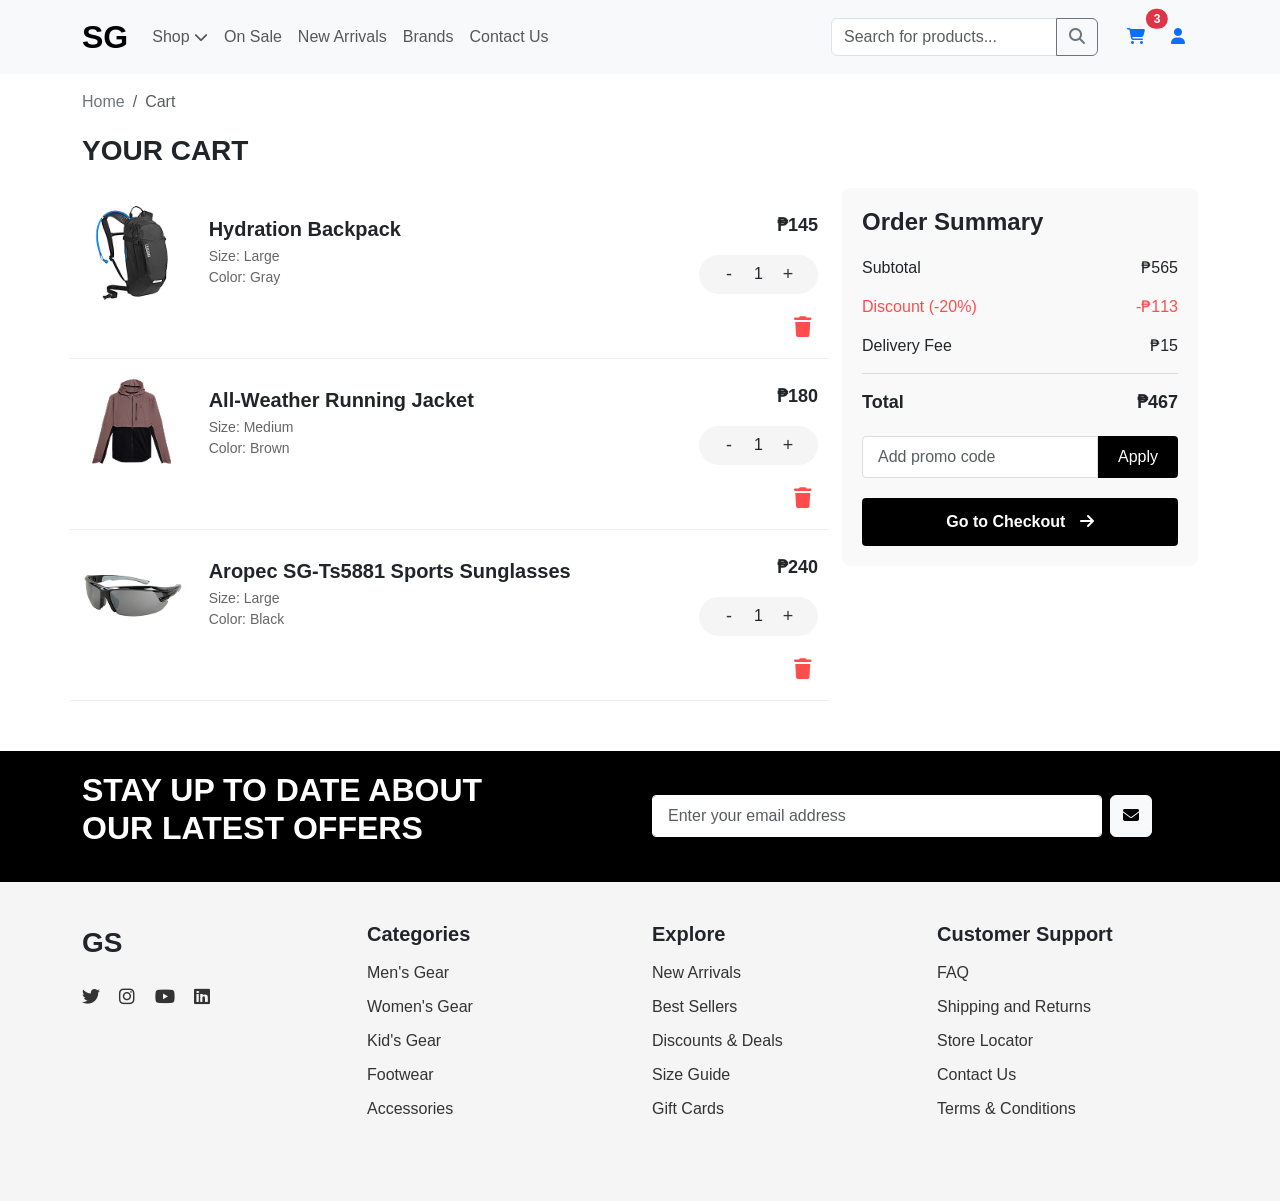
<file: htdocs/cartpage.html>
<!DOCTYPE html>
<html lang="en">
<head>
    <meta charset="UTF-8">
    <meta name="viewport" content="width=device-width, initial-scale=1.0">
    <title>GS Shop - Your Cart</title>
    <link href="https://cdnjs.cloudflare.com/ajax/libs/bootstrap/5.3.2/css/bootstrap.min.css" rel="stylesheet">
    <link rel="stylesheet" href="https://cdnjs.cloudflare.com/ajax/libs/font-awesome/6.4.2/css/all.min.css">
    <link rel="stylesheet" href="cartpage.css">
</head>
<body>

    <div class="toast-container">
        <div id="cartToast" class="custom-toast">
            Cart updated successfully!
        </div>
        <div id="promoToast" class="custom-toast">
            Promo code applied successfully!
        </div>
        <div id="errorToast" class="custom-toast">
            Invalid promo code. Please try again.
        </div>
    </div>


    <nav class="navbar navbar-expand-lg navbar-light bg-light">
        <div class="container">
            <a class="navbar-brand" href="index.html">
                <span class="logo-text">SG</span>
            </a>
            <button class="navbar-toggler" type="button" data-bs-toggle="collapse" data-bs-target="#navbarNav" aria-controls="navbarNav" aria-expanded="false" aria-label="Toggle navigation" title="Toggle navigation">
                <span class="navbar-toggler-icon"></span>
            </button>
            <div class="collapse navbar-collapse" id="navbarNav">
                <ul class="navbar-nav me-auto">
                    <li class="nav-item dropdown">
                        <a class="nav-link" href="Apparel.html" id="shopDropdown">
                            Shop <i class="fas fa-chevron-down small"></i>
                        </a>
                    </li>
                    <li class="nav-item">
                        <a class="nav-link" href="Product.html">On Sale</a>
                    </li>
                    <li class="nav-item">
                        <a class="nav-link" href="Product.html">New Arrivals</a>
                    </li>
                    <li class="nav-item">
                        <a class="nav-link" href="Product.html">Brands</a>
                    </li>
                    <li class="nav-item">
                        <a class="nav-link" href="contact.html">Contact Us</a>
                    </li>
                </ul>
                <form class="d-flex me-3">
                    <div class="input-group">
                        <input class="form-control" type="search" placeholder="Search for products..." aria-label="Search">
                        <button class="btn btn-outline-secondary" type="submit" aria-label="Search products" title="Search products">
                            <i class="fas fa-search"></i>
                        </button>
                    </div>
                </form>
                <div class="d-flex">
                    <a href="cartpage.php" class="btn btn-link position-relative" aria-label="View cart" title="View cart">
                        <i class="fas fa-shopping-cart"></i>
                        <span id="cartBadge" class="position-absolute top-0 start-100 translate-middle badge rounded-pill bg-danger">
                            3
                        </span>
                    </a>
                    <a href="signup.html" class="btn btn-link" aria-label="Open account page" title="Open account page">
                        <i class="fas fa-user"></i>
                    </a>
                </div>
            </div>
        </div>
    </nav>


    <div class="container mt-3">
        <nav aria-label="breadcrumb">
            <ol class="breadcrumb">
                <li class="breadcrumb-item"><a href="index.html" class="text-decoration-none text-secondary">Home</a></li>
                <li class="breadcrumb-item active" aria-current="page">Cart</li>
            </ol>
        </nav>
    </div>


    <div class="container mb-5">
        <h1 class="cart-header">YOUR CART</h1>
        
        <div class="row">
            <div class="col-lg-8">
           
                <div id="emptyCart" class="cart-empty">
                    <i class="fas fa-shopping-cart"></i>
                    <h3>Your cart is empty</h3>
                    <p>Looks like you haven't added any items to your cart yet.</p>
                    <a href="Apparel.html" class="btn">Continue Shopping</a>
                </div>
                
    
                <div id="cartItemsContainer">
  
                    <div class="cart-item row align-items-center" data-id="1">
                        <div class="col-3 col-md-2">
                            <img src="assets/hydration.png" alt="Hydration Backpack" class="item-image">
                        </div>
                        <div class="col-6 col-md-7 item-details">
                            <h5>Hydration Backpack</h5>
                            <p class="size mb-0">Size: Large</p>
                            <p class="color mb-0">Color: Gray</p>
                        </div>
                        <div class="col-3 text-end">
                            <p class="item-price">₱<span class="price-value">145</span></p>
                            <div class="d-flex justify-content-end">
                                <div class="quantity-control">
                                    <button class="quantity-decrease">-</button>
                                    <span class="quantity-value">1</span>
                                    <button class="quantity-increase">+</button>
                                </div>
                            </div>
                        </div>
                        <div class="col-12 text-end mt-2">
                            <button class="remove-item" aria-label="Remove Hydration Backpack" title="Remove Hydration Backpack">
                                <i class="fas fa-trash"></i>
                            </button>
                        </div>
                    </div>
                    
          
                    <div class="cart-item row align-items-center" data-id="2">
                        <div class="col-3 col-md-2">
                            <img src="assets/runningJacket.png" alt="All-Weather Running Jacket" class="item-image">
                        </div>
                        <div class="col-6 col-md-7 item-details">
                            <h5>All-Weather Running Jacket</h5>
                            <p class="size mb-0">Size: Medium</p>
                            <p class="color mb-0">Color: Brown</p>
                        </div>
                        <div class="col-3 text-end">
                            <p class="item-price">₱<span class="price-value">180</span></p>
                            <div class="d-flex justify-content-end">
                                <div class="quantity-control">
                                    <button class="quantity-decrease">-</button>
                                    <span class="quantity-value">1</span>
                                    <button class="quantity-increase">+</button>
                                </div>
                            </div>
                        </div>
                        <div class="col-12 text-end mt-2">
                            <button class="remove-item" aria-label="Remove All-Weather Running Jacket" title="Remove All-Weather Running Jacket">
                                <i class="fas fa-trash"></i>
                            </button>
                        </div>
                    </div>
                    
                  
                    <div class="cart-item row align-items-center" data-id="3">
                        <div class="col-3 col-md-2">
                            <img src="assets/sportsSunglasses.png" alt="Aropec SG-Ts5881 Sports Sunglasses" class="item-image">
                        </div>
                        <div class="col-6 col-md-7 item-details">
                            <h5>Aropec SG-Ts5881 Sports Sunglasses</h5>
                            <p class="size mb-0">Size: Large</p>
                            <p class="color mb-0">Color: Black</p>
                        </div>
                        <div class="col-3 text-end">
                            <p class="item-price">₱<span class="price-value">240</span></p>
                            <div class="d-flex justify-content-end">
                                <div class="quantity-control">
                                    <button class="quantity-decrease">-</button>
                                    <span class="quantity-value">1</span>
                                    <button class="quantity-increase">+</button>
                                </div>
                            </div>
                        </div>
                        <div class="col-12 text-end mt-2">
                            <button class="remove-item" aria-label="Remove Aropec SG-Ts5881 Sports Sunglasses" title="Remove Aropec SG-Ts5881 Sports Sunglasses">
                                <i class="fas fa-trash"></i>
                            </button>
                        </div>
                    </div>
                </div>
            </div>
            
            <div class="col-lg-4 mt-4 mt-lg-0">
                <div class="order-summary">
                    <h4>Order Summary</h4>
                    
                    <div class="summary-item">
                        <span>Subtotal</span>
                        <span>₱<span id="subtotal">565</span></span>
                    </div>
                    
                    <div class="summary-item discount">
                        <span>Discount (<span id="discountPercent">-20</span>%)</span>
                        <span>-₱<span id="discountAmount">113</span></span>
                    </div>
                    
                    <div class="summary-item">
                        <span>Delivery Fee</span>
                        <span>₱<span id="deliveryFee">15</span></span>
                    </div>
                    
                    <div class="summary-item total">
                        <span>Total</span>
                        <span>₱<span id="totalAmount">467</span></span>
                    </div>
                    
                    <div class="promo-code">
                        <input type="text" id="promoInput" placeholder="Add promo code" class="form-control">
                        <button id="applyPromo">Apply</button>
                    </div>
                    
                    <button id="checkoutBtn" class="checkout-btn">
                        Go to Checkout <i class="fas fa-arrow-right"></i>
                    </button>
                </div>
            </div>
        </div>
    </div>
    

    <section class="newsletter">
        <div class="container">
            <div class="row align-items-center">
                <div class="col-md-6">
                    <h2>STAY UP TO DATE ABOUT<br>OUR LATEST OFFERS</h2>
                </div>
                <div class="col-md-6">
                    <div class="newsletter-form">
                        <input type="email" placeholder="Enter your email address" class="form-control">
                        <button class="btn btn-light ms-2" id="subscribeBtn" aria-label="Subscribe to newsletter" title="Subscribe to newsletter">
                            <i class="fas fa-envelope"></i>
                        </button>
                    </div>
                </div>
            </div>
        </div>
    </section>
    

    <footer class="footer">
        <div class="container">
            <div class="row">
                <div class="col-lg-3 col-md-6 mb-4">
                    <div class="footer-logo">GS</div>
                    <div class="social-icons">
                        <a href="#" aria-label="Twitter" title="Twitter"><i class="fab fa-twitter"></i></a>
                        <a href="#" aria-label="Instagram" title="Instagram"><i class="fab fa-instagram"></i></a>
                        <a href="#" aria-label="YouTube" title="YouTube"><i class="fab fa-youtube"></i></a>
                        <a href="#" aria-label="LinkedIn" title="LinkedIn"><i class="fab fa-linkedin"></i></a>
                    </div>
                </div>
                
                <div class="col-lg-3 col-md-6 mb-4">
                    <div class="footer-links">
                        <h5>Categories</h5>
                        <ul>
                            <li><a href="Apparel.html">Men's Gear</a></li>
                            <li><a href="Apparel.html">Women's Gear</a></li>
                            <li><a href="Apparel.html">Kid's Gear</a></li>
                            <li><a href="Product.html">Footwear</a></li>
                            <li><a href="Product.html">Accessories</a></li>
                        </ul>
                    </div>
                </div>
                
                <div class="col-lg-3 col-md-6 mb-4">
                    <div class="footer-links">
                        <h5>Explore</h5>
                        <ul>
                            <li><a href="Product.html">New Arrivals</a></li>
                            <li><a href="Product.html">Best Sellers</a></li>
                            <li><a href="Product.html">Discounts &amp; Deals</a></li>
                            <li><a href="Product.html">Size Guide</a></li>
                            <li><a href="Product.html">Gift Cards</a></li>
                        </ul>
                    </div>
                </div>
                
                <div class="col-lg-3 col-md-6 mb-4">
                    <div class="footer-links">
                        <h5>Customer Support</h5>
                        <ul>
                            <li><a href="contact.html">FAQ</a></li>
                            <li><a href="contact.html">Shipping and Returns</a></li>
                            <li><a href="contact.html">Store Locator</a></li>
                            <li><a href="contact.html">Contact Us</a></li>
                            <li><a href="contact.html">Terms &amp; Conditions</a></li>
                        </ul>
                    </div>
                </div>
            </div>
        </div>
    </footer>

    <script src="https://cdnjs.cloudflare.com/ajax/libs/bootstrap/5.3.2/js/bootstrap.bundle.min.js"></script>
    <script src="cartpage.js">
    </script>
</body>
</html>
</file>
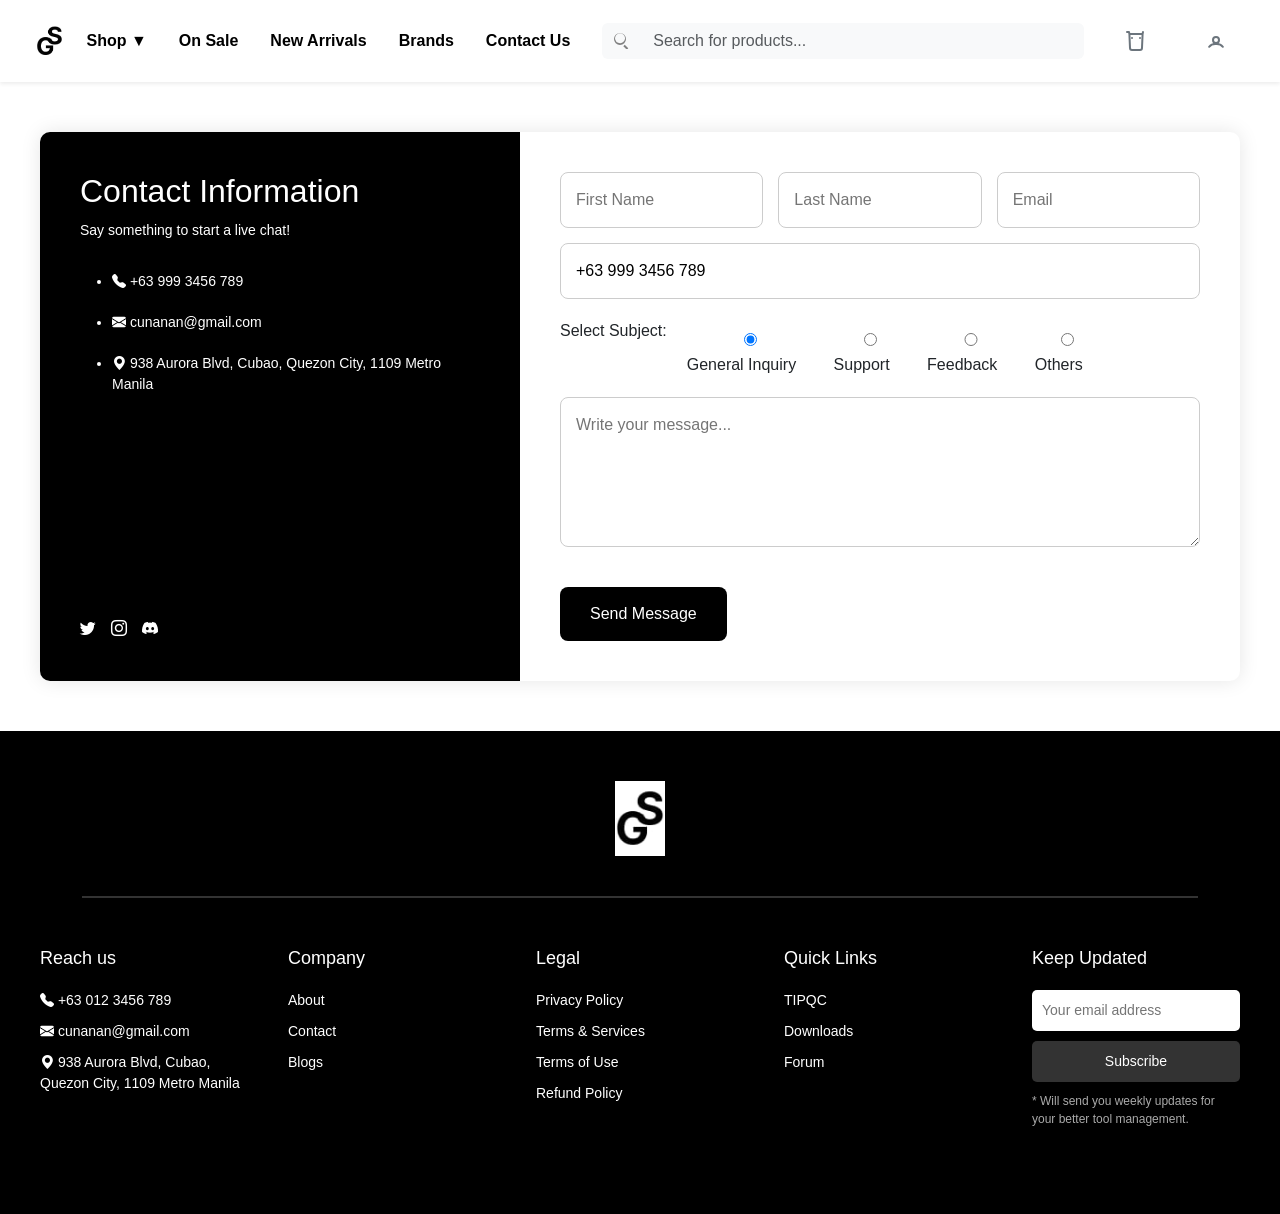
<file: htdocs/contact.html>
<!DOCTYPE html>
<html lang="en">
<head>
  <meta charset="UTF-8">
  <meta name="viewport" content="width=device-width, initial-scale=1">
  <title>Contact Us</title>
  <link rel="stylesheet" href="contact.css">
  <link href="https://cdn.jsdelivr.net/npm/bootstrap@5.0.2/dist/css/bootstrap.min.css" rel="stylesheet">
  <link href="https://cdn.jsdelivr.net/npm/bootstrap-icons@1.10.5/font/bootstrap-icons.css" rel="stylesheet">
</head>
<body>
  <nav class="navbar navbar-expand-lg bg-white shadow-sm px-4 py-3">
    <div class="container-fluid">
      <a class="navbar-brand" href="index.html">
        <img src="assets/contact-assets/logo.jpg" alt="Gear Summit Logo" class="navbar-logo">
      </a>
      <button class="navbar-toggler" type="button" data-bs-toggle="collapse" data-bs-target="#navbarContent" 
        aria-controls="navbarContent" aria-expanded="false" aria-label="Toggle navigation">
        <span class="navbar-toggler-icon"></span>
      </button>

      <div class="collapse navbar-collapse" id="navbarContent">
        <ul class="navbar-nav me-auto mb-2 mb-lg-0 gap-3 fw-semibold text-secondary">
          <li class="nav-item">
            <a class="nav-link" href="Apparel.html">Shop ▼</a>
          </li>
          <li class="nav-item">
            <a class="nav-link" href="Product.html">On Sale</a>
          </li>
          <li class="nav-item">
            <a class="nav-link" href="Product.html">New Arrivals</a>
          </li>
          <li class="nav-item">
            <a class="nav-link" href="Product.html">Brands</a>
          </li>
          <li class="nav-item">
            <a class="nav-link" href="contact.html">Contact Us</a>
          </li>
        </ul>

        <form class="d-flex mx-4 flex-grow-1" role="search">
          <div class="input-group">
            <span class="input-group-text bg-light border-0" id="search-icon">
              <svg xmlns="http://www.w3.org/2000/svg" width="16" height="16" fill="gray" class="bi bi-search" viewBox="0 0 16 16">
                <path d="M11 6a5 5 0 1 1-1-3.874 5 5 0 0 1 1 3.874zM6 12a6 6 0 1 0 0-12 6 6 0 0 0 0 12z"/>
                <path d="M10.743 11.743l3.536 3.536-1.414 1.414-3.536-3.536 1.414-1.414z"/>
              </svg>
            </span>
            <input class="form-control bg-light border-0" type="search" placeholder="Search for products..." aria-label="Search">
          </div>
        </form>

        <div class="d-flex align-items-center gap-4">
          <a href="cartpage.php" class="text-secondary" aria-label="View cart" title="View cart">
            <svg xmlns="http://www.w3.org/2000/svg" width="24" height="24" fill="none" stroke="currentColor" viewBox="0 0 24 24">
              <path stroke-linecap="round" stroke-linejoin="round" stroke-width="2" d="M3 3h2l.4 2h13.2l.4-2M5.4 5L6 19a2 2 0 002 2h8a2 2 0 002-2l.6-14M16 9h.01M8 9h.01"/>
            </svg>
          </a>

          <a href="signup.html" class="text-secondary" aria-label="Open account page" title="Open account page">
            <svg xmlns="http://www.w3.org/2000/svg" width="24" height="24" fill="none" stroke="currentColor" viewBox="0 0 24 24">
              <path stroke-linecap="round" stroke-linejoin="round" stroke-width="2" d="M5.121 17.804A8 8 0 0112 15a8 8 0 016.879 2.804M15 11a3 3 0 11-6 0 3 3 0 016 0z"/>
            </svg>
          </a>
        </div>
      </div>
    </div>
  </nav>

  <section class="contact-section">
    <div class="contact-container">
      <div class="contact-info">
        <h2>Contact Information</h2>
        <p>Say something to start a live chat!</p>
        <ul>
          <li><i class="bi bi-telephone-fill"></i> +63 999 3456 789</li>
          <li><i class="bi bi-envelope-fill"></i> cunanan@gmail.com</li>
          <li><i class="bi bi-geo-alt-fill"></i> 938 Aurora Blvd, Cubao, Quezon City, 1109 Metro Manila</li>
        </ul>
        <div class="social-icons">
          <a href="#" class="contact-social-link" aria-label="Twitter" title="Twitter"><i class="bi bi-twitter"></i></a>
          <a href="#" class="contact-social-link" aria-label="Instagram" title="Instagram"><i class="bi bi-instagram"></i></a>
          <a href="#" class="contact-social-link" aria-label="Discord" title="Discord"><i class="bi bi-discord"></i></a>
        </div>
      </div>

      <div class="contact-form">
        <form action="#">
          <div class="form-line">
            <input type="text" placeholder="First Name" required aria-label="First Name">
            <input type="text" placeholder="Last Name" required aria-label="Last Name">
            <input type="email" placeholder="Email" required aria-label="Email Address">
            <input type="text" placeholder="Phone Number" value="+63 999 3456 789" required aria-label="Phone Number">
          </div>

          <div class="form-group">
            <label>Select Subject:</label>
            <div class="radio-group">
              <label><input type="radio" name="subject" checked> General Inquiry</label>
              <label><input type="radio" name="subject"> Support</label>
              <label><input type="radio" name="subject"> Feedback</label>
              <label><input type="radio" name="subject"> Others</label>
            </div>
          </div>

          <div class="form-group">
            <textarea placeholder="Write your message..." required aria-label="Your message"></textarea>
          </div>

          <button type="submit" class="send-btn" aria-label="Send message" title="Send message">Send Message</button>
        </form>
      </div>
    </div>
  </section>

  <div class="footer-container">
    <div class="footer-logo">
        <img src="assets/contact-assets/logo.jpg" alt="Company Logo" class="footer-logo-image">
    </div>
    <div class="footer-divider"></div>

    <div class="footer-content">
      <div class="footer-col">
        <h4>Reach us</h4>
        <ul>
          <li><i class="bi bi-telephone-fill"></i> +63 012 3456 789</li>
          <li><i class="bi bi-envelope-fill"></i> cunanan@gmail.com</li>
          <li><i class="bi bi-geo-alt-fill"></i> 938 Aurora Blvd, Cubao, Quezon City, 1109 Metro Manila</li>
        </ul>
      </div>

      <div class="footer-col">
        <h4>Company</h4>
        <ul>
          <li><a href="index.html">About</a></li>
          <li><a href="contact.html">Contact</a></li>
          <li><a href="Product.html">Blogs</a></li>
        </ul>
      </div>

      <div class="footer-col">
        <h4>Legal</h4>
        <ul>
          <li><a href="contact.html">Privacy Policy</a></li>
          <li><a href="contact.html">Terms &amp; Services</a></li>
          <li><a href="contact.html">Terms of Use</a></li>
          <li><a href="contact.html">Refund Policy</a></li>
        </ul>
      </div>

      <div class="footer-col">
        <h4>Quick Links</h4>
        <ul>
          <li><a href="index.html">TIPQC</a></li>
          <li><a href="Product.html">Downloads</a></li>
          <li><a href="contact.html">Forum</a></li>
        </ul>
      </div>

      <div class="footer-col newsletter">
        <h4>Keep Updated</h4>
        <form action="#">
          <input type="email" placeholder="Your email address" required aria-label="Your email address">
          <button type="submit">Subscribe</button>
        </form>
        <p>* Will send you weekly updates for your better tool management.</p>
      </div>
    </div>
  </div>

  <script src="https://cdn.jsdelivr.net/npm/bootstrap@5.0.2/dist/js/bootstrap.bundle.min.js"></script>
</body>
</html>
</file>
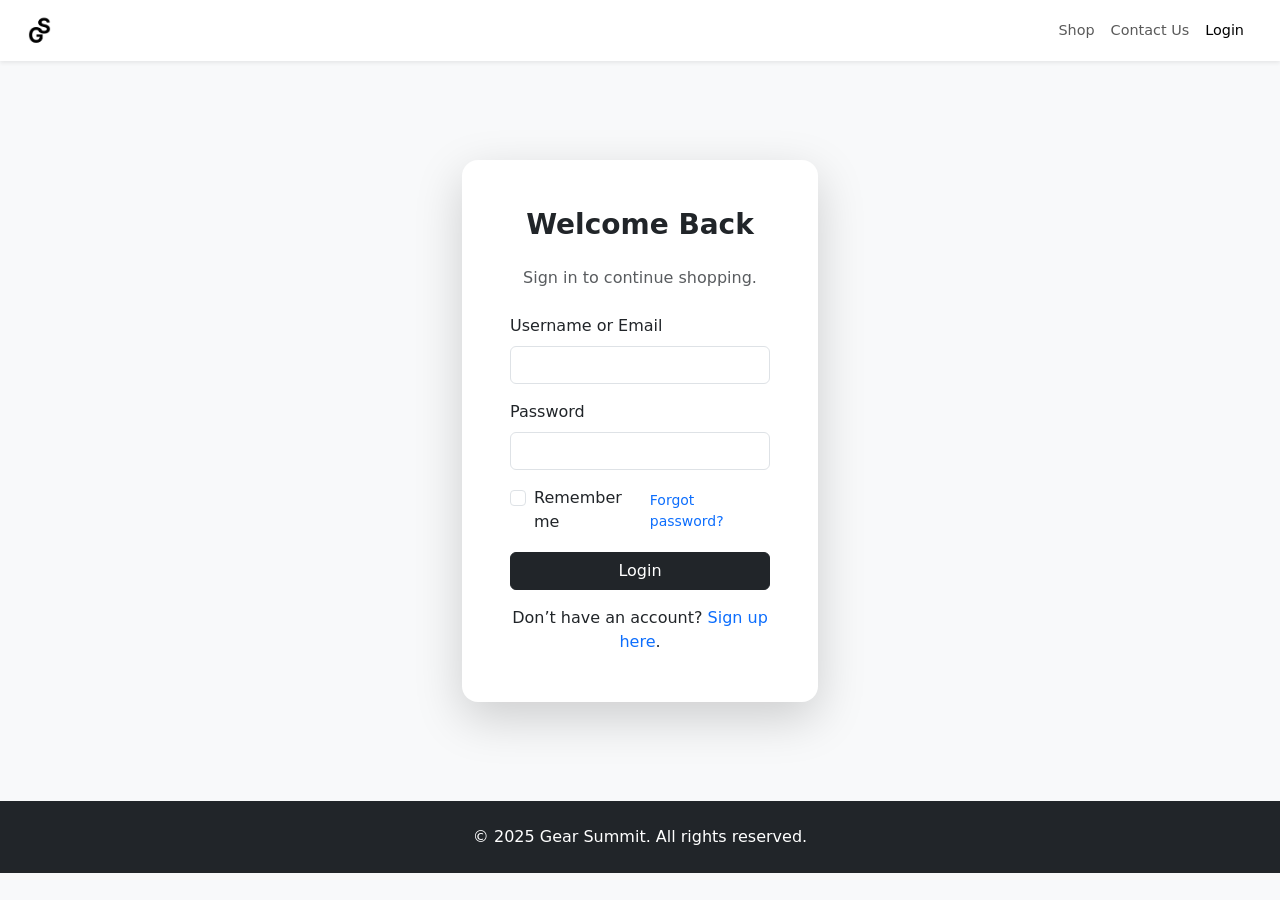
<file: htdocs/login.html>
<!DOCTYPE html>
<html lang="en">

<head>
  <meta charset="UTF-8" />
  <meta name="viewport" content="width=device-width, initial-scale=1.0" />
  <title>Login - Gear Summit</title>
  <link href="https://cdn.jsdelivr.net/npm/bootstrap@5.3.3/dist/css/bootstrap.min.css" rel="stylesheet">
  <link href="https://cdn.jsdelivr.net/npm/bootstrap-icons@1.10.5/font/bootstrap-icons.css" rel="stylesheet">
  <style>
    .bg-light-custom {
      background-color: #f8f9fa;
    }

    .navbar {
      padding-top: 0.5rem;
      padding-bottom: 0.5rem;
    }

    .navbar-nav .nav-link {
      font-size: 0.9rem;
      padding: 0.5rem 1rem;
    }

    .login-wrap {
      min-height: calc(100vh - 160px);
      display: flex;
      align-items: center;
    }
  </style>
</head>

<body class="bg-light-custom">

  <nav class="navbar navbar-expand-lg navbar-light bg-white shadow-sm px-3 py-2">
    <div class="container-fluid">
      <a class="navbar-brand" href="index.html">
        <img src="./assets/Logo.png" alt="Gear Summit Logo" height="35" />
      </a>
      <button class="navbar-toggler" type="button" data-bs-toggle="collapse" data-bs-target="#navbarNav"
        aria-controls="navbarNav" aria-expanded="false" aria-label="Toggle navigation">
        <span class="navbar-toggler-icon"></span>
      </button>
      <div class="collapse navbar-collapse" id="navbarNav">
        <ul class="navbar-nav ms-auto">
          <li class="nav-item">
            <a class="nav-link" href="Apparel.html">Shop</a>
          </li>
          <li class="nav-item">
            <a class="nav-link" href="contact.html">Contact Us</a>
          </li>
          <li class="nav-item">
            <a class="nav-link active" href="login.html">Login</a>
          </li>
        </ul>
      </div>
    </div>
  </nav>

  <main class="login-wrap py-5">
    <section class="container">
      <div class="row justify-content-center">
        <div class="col-md-6 col-lg-4">
          <div class="card shadow-lg border-0 rounded-4">
            <div class="card-body p-4 p-md-5">
              <h3 class="card-title text-center mb-4 fw-semibold">Welcome Back</h3>
              <p class="text-center text-muted mb-4">Sign in to continue shopping.</p>

              <form action="login.php" method="POST">
                <div class="mb-3">
                  <label for="login-identifier" class="form-label">Username or Email</label>
                  <input type="text" class="form-control" id="login-identifier" name="identifier" required>
                </div>
                <div class="mb-3">
                  <label for="login-password" class="form-label">Password</label>
                  <input type="password" class="form-control" id="login-password" name="password" required>
                </div>
                <div class="d-flex justify-content-between align-items-center mb-3">
                  <div class="form-check">
                    <input class="form-check-input" type="checkbox" id="rememberMe" name="remember_me">
                    <label class="form-check-label" for="rememberMe">Remember me</label>
                  </div>
                  <a href="#" class="small text-decoration-none">Forgot password?</a>
                </div>
                <button type="submit" class="btn btn-dark w-100">Login</button>
              </form>

              <p class="text-center mt-3 mb-0">
                Don’t have an account? <a href="signup.html" class="text-decoration-none">Sign up here</a>.
              </p>
            </div>
          </div>
        </div>
      </div>
    </section>
  </main>

  <footer class="bg-dark text-white text-center py-4 footer-small">
    <div class="container">
      <p class="mb-0">&copy; 2025 Gear Summit. All rights reserved.</p>
    </div>
  </footer>

  <script src="https://cdn.jsdelivr.net/npm/bootstrap@5.3.3/dist/js/bootstrap.bundle.min.js"></script>
</body>

</html>
</file>
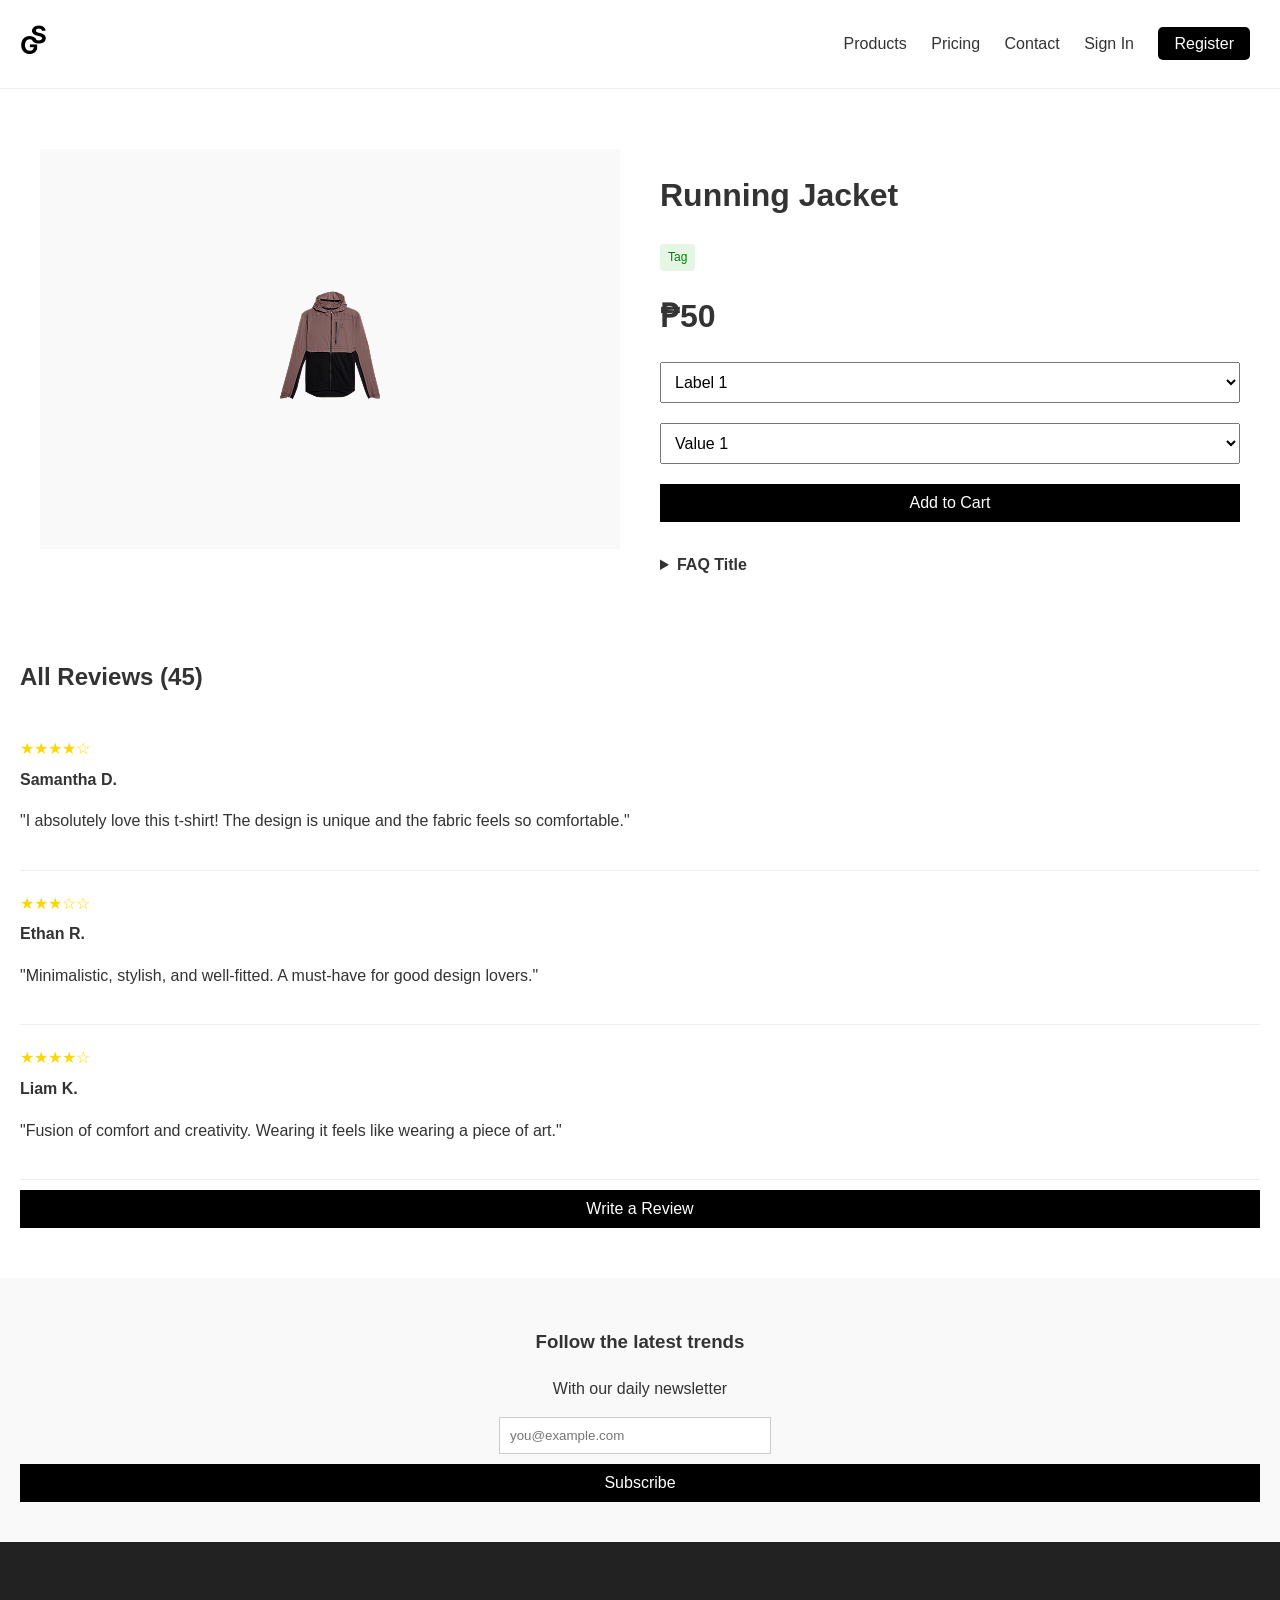
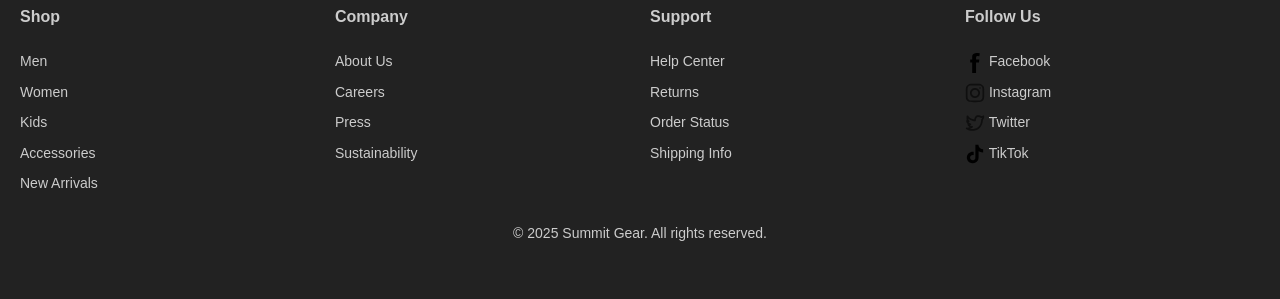
<file: htdocs/Product.html>
<!DOCTYPE html>
<html lang="en">
<head>
  <meta charset="UTF-8">
  <meta name="viewport" content="width=device-width, initial-scale=1">
  <title>Product Page</title>
  <link rel="stylesheet" href="Product.css">
</head>
<body>

<header id="header-container">
  <div id="logo-container" class="logo-container">
    <img src="assets/Logo.png" alt="Gear Summit Logo" class="header-logo">
  </div>
  <nav>
    <a href="Apparel.html">Products</a>
    <a href="Apparel.html">Pricing</a>
    <a href="contact.html">Contact</a>
    <a href="signup.html">Sign In</a>
    <a href="signup.html" class="button">Register</a>
  </nav>
</header>

<div class="container">
  <div class="product-image">
    <img src="assets/runningJacket.png" alt="Running Jacket" class="product-hero-image">
  </div>
  

  <div class="product-details">
    <h1>Running Jacket</h1>
    <div class="tag">Tag</div>
    <div class="price">₱50</div>

    <select aria-label="Select product label" title="Select product label">
      <option>Label 1</option>
      <option>Label 2</option>
    </select>

    <select aria-label="Select product value" title="Select product value">
      <option>Value 1</option>
      <option>Value 2</option>
    </select>

    <button id="addToCartBtn" class="primary" data-product-id="2" data-price="980">Add to Cart</button>

    <details>
      <summary><strong>FAQ Title</strong></summary>
      <p>Answer the frequently asked question in a simple sentence, a paragraph, or even a list.</p>
    </details>
  </div>
</div>

<section class="reviews-section">
  <h2>All Reviews (45)</h2>

  <div class="review">
    <div class="stars">★★★★☆</div>
    <div class="review-author">Samantha D.</div>
    <p>"I absolutely love this t-shirt! The design is unique and the fabric feels so comfortable."</p>
  </div>

  <div class="review">
    <div class="stars">★★★☆☆</div>
    <div class="review-author">Ethan R.</div>
    <p>"Minimalistic, stylish, and well-fitted. A must-have for good design lovers."</p>
  </div>

  <div class="review">
    <div class="stars">★★★★☆</div>
    <div class="review-author">Liam K.</div>
    <p>"Fusion of comfort and creativity. Wearing it feels like wearing a piece of art."</p>
  </div>

  <button class="primary">Write a Review</button>
</section>

<section class="newsletter">
  <h3>Follow the latest trends</h3>
  <p>With our daily newsletter</p>
  <input type="email" placeholder="you@example.com">
  <button>Subscribe</button>
</section>

<footer>
  <div class="footer-grid">
    <div>
      <h4>Shop</h4>
      <a href="Apparel.html">Men</a>
      <a href="Apparel.html">Women</a>
      <a href="Apparel.html">Kids</a>
      <a href="Product.html">Accessories</a>
      <a href="Product.html">New Arrivals</a>
    </div>
    <div>
      <h4>Company</h4>
      <a href="contact.html">About Us</a>
      <a href="contact.html">Careers</a>
      <a href="contact.html">Press</a>
      <a href="contact.html">Sustainability</a>
    </div>
    <div>
      <h4>Support</h4>
      <a href="contact.html">Help Center</a>
      <a href="contact.html">Returns</a>
      <a href="contact.html">Order Status</a>
      <a href="contact.html">Shipping Info</a>
    </div>
    <div>
      <h4>Follow Us</h4>
      <a href="#" class="footer-social-link"><img src="assets/facebook-icon.svg" alt="Facebook"> Facebook</a>
      <a href="#" class="footer-social-link"><img src="assets/instagram-icon.svg" alt="Instagram"> Instagram</a>
      <a href="#" class="footer-social-link"><img src="assets/twitter-icon.svg" alt="Twitter"> Twitter</a>
      <a href="#" class="footer-social-link"><img src="assets/tiktok-icon.svg" alt="TikTok"> TikTok</a>
    </div>
  </div>
  <p class="footer-copyright">© 2025 Summit Gear. All rights reserved.</p>
</footer>

<script>
const logo = document.getElementById('logo-container');
logo.addEventListener('click', function(event) {
  event.preventDefault();
  logo.style.transform = "scale(0.9)";
  logo.style.transition = "transform 0.2s ease";

  setTimeout(() => {
    window.location.href = 'index.html';
  }, 200);
});

// add to cart handler (AJAX)
document.getElementById('addToCartBtn').addEventListener('click', function() {
  const btn = this;
  const productId = btn.getAttribute('data-product-id');
  fetch('add_to_cart.php', {
    method: 'POST',
    headers: { 'Content-Type': 'application/x-www-form-urlencoded' },
    body: new URLSearchParams({ product_id: productId, quantity: 1 })
  }).then(r => r.json()).then(data => {
    if (data.success) {
      alert('Added to cart');
      // try to update cart badge if present
      const badge = document.getElementById('cartBadge');
      if (badge) {
        const current = parseInt(badge.textContent) || 0;
        badge.textContent = current + 1;
      }
    } else if (data.message) {
      alert(data.message);
    }
  }).catch(err => {
    console.error(err);
    alert('Could not add to cart');
  });
});
</script>

</body>
</html>
</file>
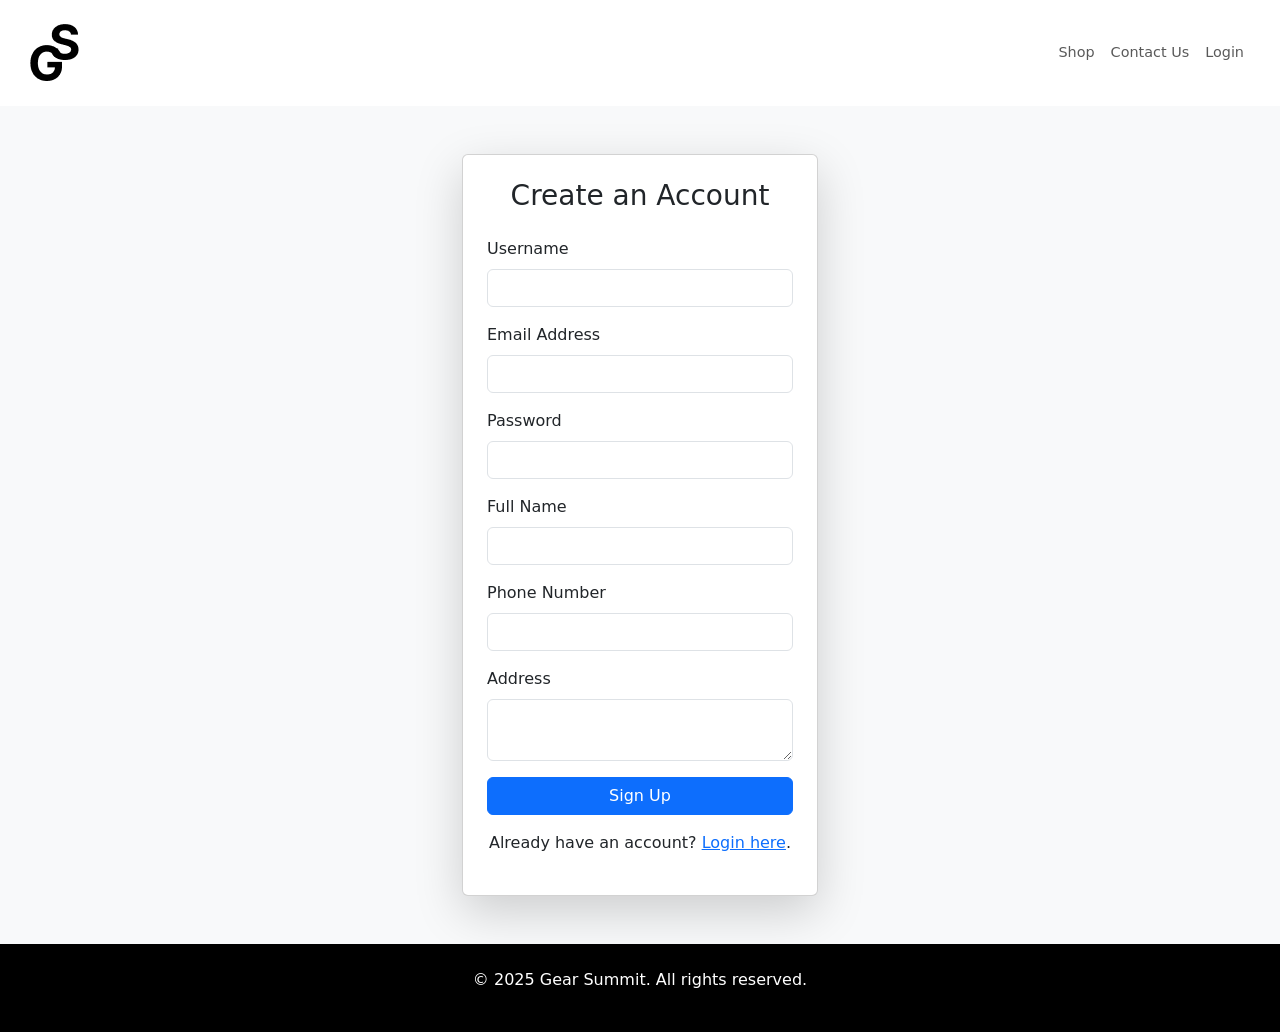
<file: htdocs/signup.html>
<!DOCTYPE html>
<html lang="en">

<head>
  <meta charset="UTF-8" />
  <meta name="viewport" content="width=device-width, initial-scale=1.0" />
  <title>Sign Up - Gear Summit</title>
  <!-- Bootstrap CSS -->
  <link href="https://cdn.jsdelivr.net/npm/bootstrap@5.3.0-alpha1/dist/css/bootstrap.min.css" rel="stylesheet">
  <style>
    .bg-light-custom {
      background-color: #f8f9fa;
    }
  .navbar {
    padding-top: 0.5rem;
    padding-bottom: 0.5rem;
  }

  .navbar-nav .nav-link {
    font-size: 0.9rem; 
    padding: 0.5rem 1rem; 
  }

  </style>
</head>

<body class="bg-light-custom font-sans">

  <!-- Navigation Bar -->
  <nav class="navbar navbar-expand-lg navbar-light bg-white shadow-md px-3 py-2">
    <div class="container-fluid">
      <a class="navbar-brand" href="index.html">
        <img src="./assets/Logo.png" alt="Gear Summit Logo" class="h-8 w-auto" />
      </a>
      <button class="navbar-toggler" type="button" data-bs-toggle="collapse" data-bs-target="#navbarNav" aria-controls="navbarNav" aria-expanded="false" aria-label="Toggle navigation">
        <span class="navbar-toggler-icon"></span>
      </button>
      <div class="collapse navbar-collapse" id="navbarNav">
        <ul class="navbar-nav ms-auto">
          <li class="nav-item">
            <a class="nav-link" href="Apparel.html">Shop</a>
          </li>
          <li class="nav-item">
            <a class="nav-link" href="contact.html">Contact Us</a>
          </li>
          <li class="nav-item">
            <a class="nav-link" href="login.html">Login</a>
          </li>
        </ul>
      </div>
    </div>
  </nav>
  
  

  <!-- Sign Up Section -->
  <section class="container py-5">
    <div class="row justify-content-center">
      <div class="col-md-6 col-lg-4">
        <div class="card shadow-lg rounded-lg">
          <div class="card-body p-4">
            <h3 class="card-title text-center mb-4">Create an Account</h3>
            <form action="signup.php" method="POST">
              <div class="mb-3">
                <label for="username" class="form-label">Username</label>
                <input type="text" class="form-control" id="username" name="username" required>
              </div>
              <div class="mb-3">
                <label for="email" class="form-label">Email Address</label>
                <input type="email" class="form-control" id="email" name="email" required>
              </div>
              <div class="mb-3">
                <label for="password" class="form-label">Password</label>
                <input type="password" class="form-control" id="password" name="password" required>
              </div>
              <div class="mb-3">
                <label for="full_name" class="form-label">Full Name</label>
                <input type="text" class="form-control" id="full_name" name="full_name">
              </div>
              <div class="mb-3">
                <label for="phone_number" class="form-label">Phone Number</label>
                <input type="text" class="form-control" id="phone_number" name="phone_number">
              </div>
              <div class="mb-3">
                <label for="address" class="form-label">Address</label>
                <textarea class="form-control" id="address" name="address"></textarea>
              </div>
              <button type="submit" class="btn btn-primary w-100">Sign Up</button>
            </form>
            <p class="text-center mt-3">
              Already have an account? <a href="login.html">Login here</a>.
            </p>
          </div>
        </div>
      </div>
    </div>
  </section>

  <!-- Footer -->
  <footer class="bg-black text-white text-center py-4">
    <p>&copy; 2025 Gear Summit. All rights reserved.</p>
  </footer>

  <!-- Bootstrap JS (Optional) -->
  <script src="https://cdn.jsdelivr.net/npm/bootstrap@5.3.0-alpha1/dist/js/bootstrap.bundle.min.js"></script>
</body>

</html>
</file>
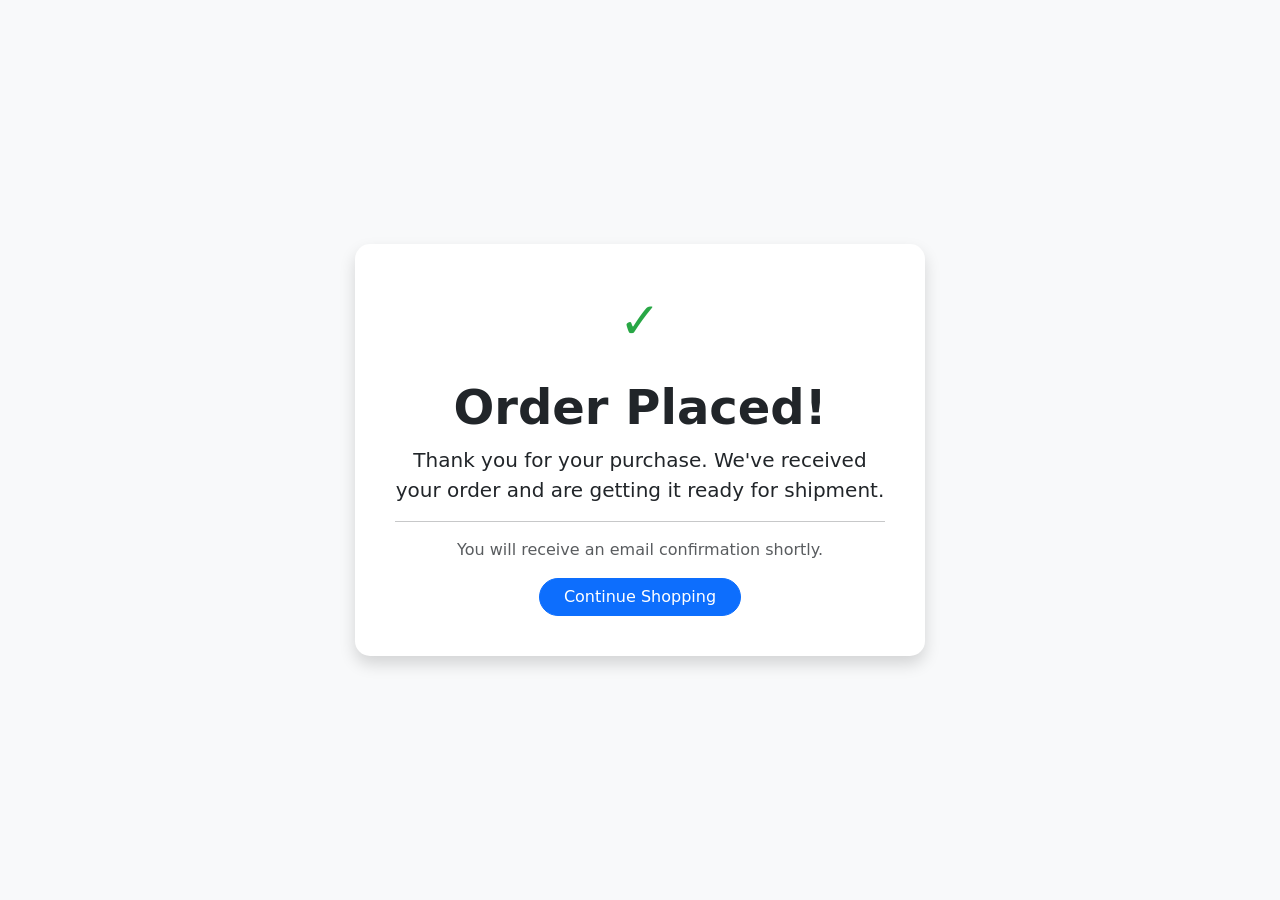
<file: htdocs/thank_you.html>
<!DOCTYPE html>
<html lang="en">
<head>
  <meta charset="UTF-8">
  <meta name="viewport" content="width=device-width, initial-scale=1.0">
  <title>Thank You - Gear Summit</title>
  <link href="https://cdn.jsdelivr.net/npm/bootstrap@5.3.3/dist/css/bootstrap.min.css" rel="stylesheet">
  <style>
    body { background-color: #f8f9fa; display: flex; align-items: center; justify-content: center; height: 100vh; }
    .thank-you-card { text-align: center; padding: 40px; background: white; border-radius: 15px; shadow: 0 4px 6px rgba(0,0,0,0.1); }
    .check-icon { font-size: 50px; color: #28a745; margin-bottom: 20px; }
  </style>
</head>
<body>

<div class="container">
  <div class="row justify-content-center">
    <div class="col-md-6 thank-you-card shadow">
      <div class="check-icon">✓</div>
      <h1 class="display-5 fw-bold">Order Placed!</h1>
      <p class="lead">Thank you for your purchase. We've received your order and are getting it ready for shipment.</p>
      <hr>
      <p class="text-muted">You will receive an email confirmation shortly.</p>
      <a href="index.html" class="btn btn-primary rounded-pill px-4">Continue Shopping</a>
    </div>
  </div>
</div>

</body>
</html>
</file>
<file: htdocs/cartpage.css>
body {
    font-family: 'Inter', sans-serif;
}

.navbar-brand {
    font-weight: bold;
    font-size: 24px;
}

.logo-text {
    font-size: 2rem;
    font-weight: 900;
}

.nav-link {
    font-weight: 500;
}

.cart-header {
    font-size: 28px;
    font-weight: 800;
    margin: 20px 0;
}

.cart-item {
    border-bottom: 1px solid #eee;
    padding: 15px 0;
}

.item-image {
    width: 100px;
    height: 100px;
    object-fit: cover;
    border-radius: 4px;
}

.item-details h5 {
    font-weight: 600;
    margin-bottom: 5px;
}

.item-details .size, .item-details .color {
    font-size: 14px;
    color: #666;
}

.item-price {
    font-weight: 600;
    font-size: 18px;
}

.quantity-control {
    display: flex;
    align-items: center;
    background-color: #f5f5f5;
    border-radius: 30px;
    padding: 5px 15px;
    width: fit-content;
}

.quantity-control button {
    background: none;
    border: none;
    font-size: 18px;
    color: #333;
    width: 30px;
    cursor: pointer;
}

.quantity-control span {
    margin: 0 10px;
    font-weight: 500;
}

.remove-item {
    color: #ff4d4d;
    border: none;
    background: none;
    font-size: 20px;
    cursor: pointer;
}

.order-summary {
    background-color: #f9f9f9;
    border-radius: 8px;
    padding: 20px;
}

.order-summary h4 {
    font-weight: 600;
    margin-bottom: 20px;
}

.summary-item {
    display: flex;
    justify-content: space-between;
    margin-bottom: 15px;
}

.discount {
    color: #ff4d4d;
}

.total {
    font-weight: 700;
    font-size: 18px;
    margin-top: 10px;
    padding-top: 15px;
    border-top: 1px solid #ddd;
}

.promo-code {
    display: flex;
    margin: 20px 0;
}

.promo-code input {
    border-radius: 4px 0 0 4px;
    border: 1px solid #ddd;
    padding: 8px 15px;
    flex-grow: 1;
}

.promo-code button {
    border-radius: 0 4px 4px 0;
    background-color: #000;
    color: #fff;
    border: none;
    padding: 8px 20px;
    cursor: pointer;
}

.checkout-btn {
    display: block;
    width: 100%;
    background-color: #000;
    color: #fff;
    border: none;
    border-radius: 4px;
    padding: 12px;
    font-weight: 600;
    margin-top: 15px;
    cursor: pointer;
}

.checkout-btn i {
    margin-left: 10px;
}

.newsletter {
    background-color: #000;
    color: #fff;
    padding: 20px 0;
    margin-top: 50px;
}

.newsletter h2 {
    font-weight: 800;
    margin-bottom: 15px;
}

.newsletter-form {
    display: flex;
    max-width: 500px;
}

.newsletter-form input {
    border-radius: 4px;
    border: 1px solid #fff;
    padding: 8px 15px;
    flex-grow: 1;
}

.newsletter-form button {
    cursor: pointer;
}

.footer {
    background-color: #f5f5f5;
    padding: 40px 0;
}

.footer-logo {
    font-size: 28px;
    font-weight: 900;
    margin-bottom: 20px;
}

.footer-links h5 {
    font-weight: 600;
    margin-bottom: 15px;
}

.footer-links ul {
    list-style: none;
    padding: 0;
}

.footer-links li {
    margin-bottom: 10px;
}

.footer-links a {
    color: #333;
    text-decoration: none;
}

.social-icons a {
    color: #333;
    margin-right: 15px;
    font-size: 18px;
}

.toast-container {
    position: fixed;
    top: 20px;
    right: 20px;
    z-index: 1050;
}

.custom-toast {
    background-color: #333;
    color: white;
    padding: 15px 25px;
    border-radius: 4px;
    margin-bottom: 10px;
    display: none;
    box-shadow: 0 4px 8px rgba(0,0,0,0.1);
}

.cart-empty {
    text-align: center;
    padding: 50px 0;
    display: none;
}

.cart-empty i {
    font-size: 48px;
    color: #ccc;
    margin-bottom: 15px;
}

.cart-empty h3 {
    font-weight: 600;
    margin-bottom: 10px;
}

.cart-empty p {
    color: #666;
    margin-bottom: 20px;
}

.cart-empty .btn {
    background-color: #000;
    color: #fff;
    padding: 10px 20px;
    font-weight: 500;
}

.fade-in {
    animation: fadeIn 0.5s;
}

.fade-out {
    animation: fadeOut 0.5s;
}

@keyframes fadeIn {
    from { opacity: 0; }
    to { opacity: 1; }
}

@keyframes fadeOut {
    from { opacity: 1; }
    to { opacity: 0; }
}


.pulse {
    animation: pulse 0.5s;
}

@keyframes pulse {
    0% { transform: scale(1); }
    50% { transform: scale(1.05); }
    100% { transform: scale(1); }
}
</file>
<file: htdocs/contact.css>
* {
    margin: 0;
    padding: 0;
    box-sizing: border-box;
    font-family: 'Poppins', Arial, sans-serif;
}

body {
    background: #f9f9f9;
}

.contact-section {
    padding: 50px 20px;
}

.contact-container {
    display: flex;
    background: #fff;
    border-radius: 10px;
    overflow: hidden;
    box-shadow: 0 0 20px rgba(0, 0, 0, 0.1);
    max-width: 1200px;
    margin: auto;
}

.contact-info {
    background: #000000;
    color: #fff;
    padding: 40px;
    width: 40%;
    display: flex;
    flex-direction: column;
    justify-content: center;
}

.contact-info h2 {
    margin-bottom: 10px;
}

.contact-info p {
    margin-bottom: 30px;
    font-size: 14px;
}

.contact-info ul li {
    margin-bottom: 20px;
    font-size: 14px;
}

.social-icons {
    margin-top: auto;
    display: flex;
    gap: 15px;
}

.social-icons img {
    width: 24px;
    height: 24px;
}

.contact-form {
    padding: 40px;
    width: 60%;
}

.form-group {
    display: flex;
    gap: 20px;
    margin-bottom: 20px;
    flex-wrap: wrap;
}

input, textarea {
    width: 100%;
    padding: 15px;
    border: 1px solid #ccc;
    border-radius: 8px;
}

textarea {
    height: 150px;
    resize: none;
}

.radio-group {
    display: flex;
    gap: 20px;
    margin-top: 10px;
}

button.send-btn {
    background: #000;
    color: #fff;
    padding: 15px 30px;
    border: none;
    border-radius: 8px;
    cursor: pointer;
    margin-top: 20px;
    transition: background 0.3s;
}

button.send-btn:hover {
    background: #333;
}

.footer-container {
    background-color: #000;
    color: #fff;
    padding: 50px 20px;
    text-align: center;
}

.footer-logo img {
    width: 50px;
    margin-bottom: 20px;
}

.navbar-logo {
    height: 40px;
    width: auto;
}

.footer-logo-image {
    width: 50px;
}

.footer-note {
    text-align: center;
    font-size: 14px;
    margin-top: 20px;
}

.contact-social-link {
    color: inherit;
}

.footer-divider {
    border: 1px solid #333;
    margin: 20px auto;
    width: 90%;
}

.footer-content {
    display: flex;
    flex-wrap: wrap;
    justify-content: space-around;
    text-align: left;
    margin-top: 30px;
}

.footer-col {
    flex: 1;
    min-width: 180px;
    margin: 20px;
}

.footer-col h4 {
    margin-bottom: 20px;
    font-size: 18px;
}

.footer-col ul {
    list-style: none;
    padding: 0;
}

.footer-col ul li {
    margin-bottom: 10px;
    font-size: 14px;
}

.footer-col ul li a {
    color: white;
    text-decoration: none;
    font-size: 14px;
}

.footer-col ul li a:hover {
    color: #ccc;
}

.newsletter form {
    display: flex;
    flex-direction: column;
}

.newsletter input[type="email"] {
    padding: 10px;
    border-radius: 5px;
    border: none;
    margin-bottom: 10px;
    font-size: 14px;
}

.newsletter button {
    padding: 10px;
    border: none;
    border-radius: 5px;
    background-color: #333;
    color: #fff;
    font-size: 14px;
    cursor: pointer;
}

.newsletter button:hover {
    background-color: #555;
}

.search-button {
    background: none;
    border: none;
    cursor: pointer;
}

.select-field {
    width: 100%;
    padding: 15px;
    border: 1px solid #ccc;
    border-radius: 8px;
}

.newsletter p {
    font-size: 12px;
    color: #aaa;
    margin-top: 10px;
}

.form-line {
    display: flex;
    gap: 15px;
    flex-wrap: wrap;
    margin-bottom: 20px;
}

.form-line input {
    flex: 1;
    min-width: 200px;
    padding: 15px;
    border: 1px solid #ccc;
    border-radius: 8px;
}

@media screen and (max-width: 1550px) {
    .footer-content {
        flex-direction: row;
    }
}

@media screen and (max-width: 820px) {
    .footer-content {
        flex-direction: column;
        align-items: center;
    }
}

@media screen and (max-width: 720px) {
    .footer-3 {
        display: none;
    }
    .footer-email-form {
        margin-top: 2rem;
    }
}


.navbar-nav .nav-link {
    color: black;
    transition: background-color 0.3s, color 0.3s;
    padding: 8px 16px;
    border-radius: 5px;
}

.navbar-nav .nav-link:hover {
    background-color: #d3d3d3; 
    color: black;
}

.navbar-nav .nav-link:active {
    background-color: #a9a9a9;
    color: white;
}

.navbar-nav .nav-link.active {
    background-color: #a9a9a9; 
    color: white;
}

.d-flex.align-items-center a {
    color: black;
    transition: background-color 0.3s, color 0.3s;
    padding: 8px 16px;
    border-radius: 5px;
}

.d-flex.align-items-center a:hover {
    background-color: #d3d3d3;
    color: black;
}

.d-flex.align-items-center a:active,
.d-flex.align-items-center a.active {
    background-color: #a9a9a9;
    color: white;
}
</file>
<file: htdocs/Product.css>
#header-container {
    transition: transform 0.2s ease;
  }

  .logo-container {
    cursor: pointer;
  }

  .header-logo {
    height: 40px;
  }

  .product-hero-image {
    max-width: 100%;
    max-height: 100%;
    object-fit: contain;
  }

  .footer-social-link img {
    height: 20px;
    vertical-align: middle;
  }

  .footer-copyright {
    text-align: center;
    font-size: 14px;
    margin-top: 20px;
  }
  
  body {
    font-family: Arial, sans-serif;
    margin: 0;
    padding: 0;
    line-height: 1.6;
    color: #333;
    background: #fff;
  }
  
  header {
    display: flex;
    justify-content: space-between;
    align-items: center;
    padding: 20px;
    border-bottom: 1px solid #eee;
  }
  
  nav a {
    margin: 0 10px;
    text-decoration: none;
    color: #333;
    position: relative;
    transition: color 0.3s ease;
  }
  
  nav a:hover {
    color: #000;
  }
  
  nav a.button {
    background-color: black;
    color: white;
    padding: 8px 16px;
    border-radius: 5px;
    transition: background-color 0.3s ease;
  }
  
  nav a.button:hover {
    background-color: #333;
  }
  
  .container {
    max-width: 1200px;
    margin: 40px auto;
    padding: 20px;
    display: flex;
    flex-wrap: wrap;
    gap: 40px;
  }
  
  .product-image {
    flex: 1 1 400px;
    background-color: #f9f9f9;
    height: 400px;
    display: flex;
    justify-content: center;
    align-items: center;
    font-size: 24px;
    color: #bbb;
  }
  
  .product-details {
    flex: 1 1 400px;
  }
  
  .price {
    font-size: 32px;
    font-weight: bold;
    margin: 10px 0;
  }
  
  .tag {
    display: inline-block;
    background-color: #e5f6e5;
    color: green;
    font-size: 12px;
    padding: 4px 8px;
    border-radius: 4px;
    margin-bottom: 10px;
  }
  
  select, button {
    padding: 10px;
    margin: 10px 0;
    width: 100%;
    font-size: 16px;
  }
  
  button.primary {
    background-color: black;
    color: white;
    border: none;
    cursor: pointer;
    transition: background-color 0.3s ease, transform 0.3s ease;
  }
  
  button.primary:hover {
    background-color: #333;
    transform: translateY(-3px);
  }
  
  details {
    margin: 20px 0;
  }
  
  .reviews-section {
    margin: 40px 20px;
  }
  
  .review {
    border-bottom: 1px solid #eee;
    padding: 20px 0;
  }
  
  .review .stars {
    color: gold;
    margin-bottom: 5px;
    transition: text-shadow 0.3s ease;
  }
  
  .review .stars:hover {
    text-shadow: 0 0 8px gold;
  }
  
  .review-author {
    font-weight: bold;
  }
  
  .newsletter {
    background: #f9f9f9;
    padding: 30px 20px;
    text-align: center;
  }
  
  .newsletter input {
    padding: 10px;
    width: 250px;
    margin-right: 10px;
    border: 1px solid #ccc;
  }
  
  .newsletter button {
    padding: 10px 20px;
    background-color: black;
    color: white;
    border: none;
    transition: background-color 0.3s ease, transform 0.3s ease;
    cursor: pointer;
  }
  
  .newsletter button:hover {
    background-color: #333;
    transform: scale(1.05);
  }
  
  footer {
    background-color: #222;
    color: #ccc;
    padding: 40px 20px;
  }
  
  footer .footer-grid {
    display: grid;
    grid-template-columns: repeat(auto-fit, minmax(150px, 1fr));
    gap: 20px;
    margin-bottom: 20px;
  }
  
  footer a {
    color: #ccc;
    text-decoration: none;
    display: block;
    margin-bottom: 8px;
    font-size: 14px;
    transition: color 0.3s ease;
  }
  
  footer a:hover {
    color: #fff;
  }
  
  @media(max-width: 768px) {
    .container {
      flex-direction: column;
      padding: 10px;
    }
  }
</file>
